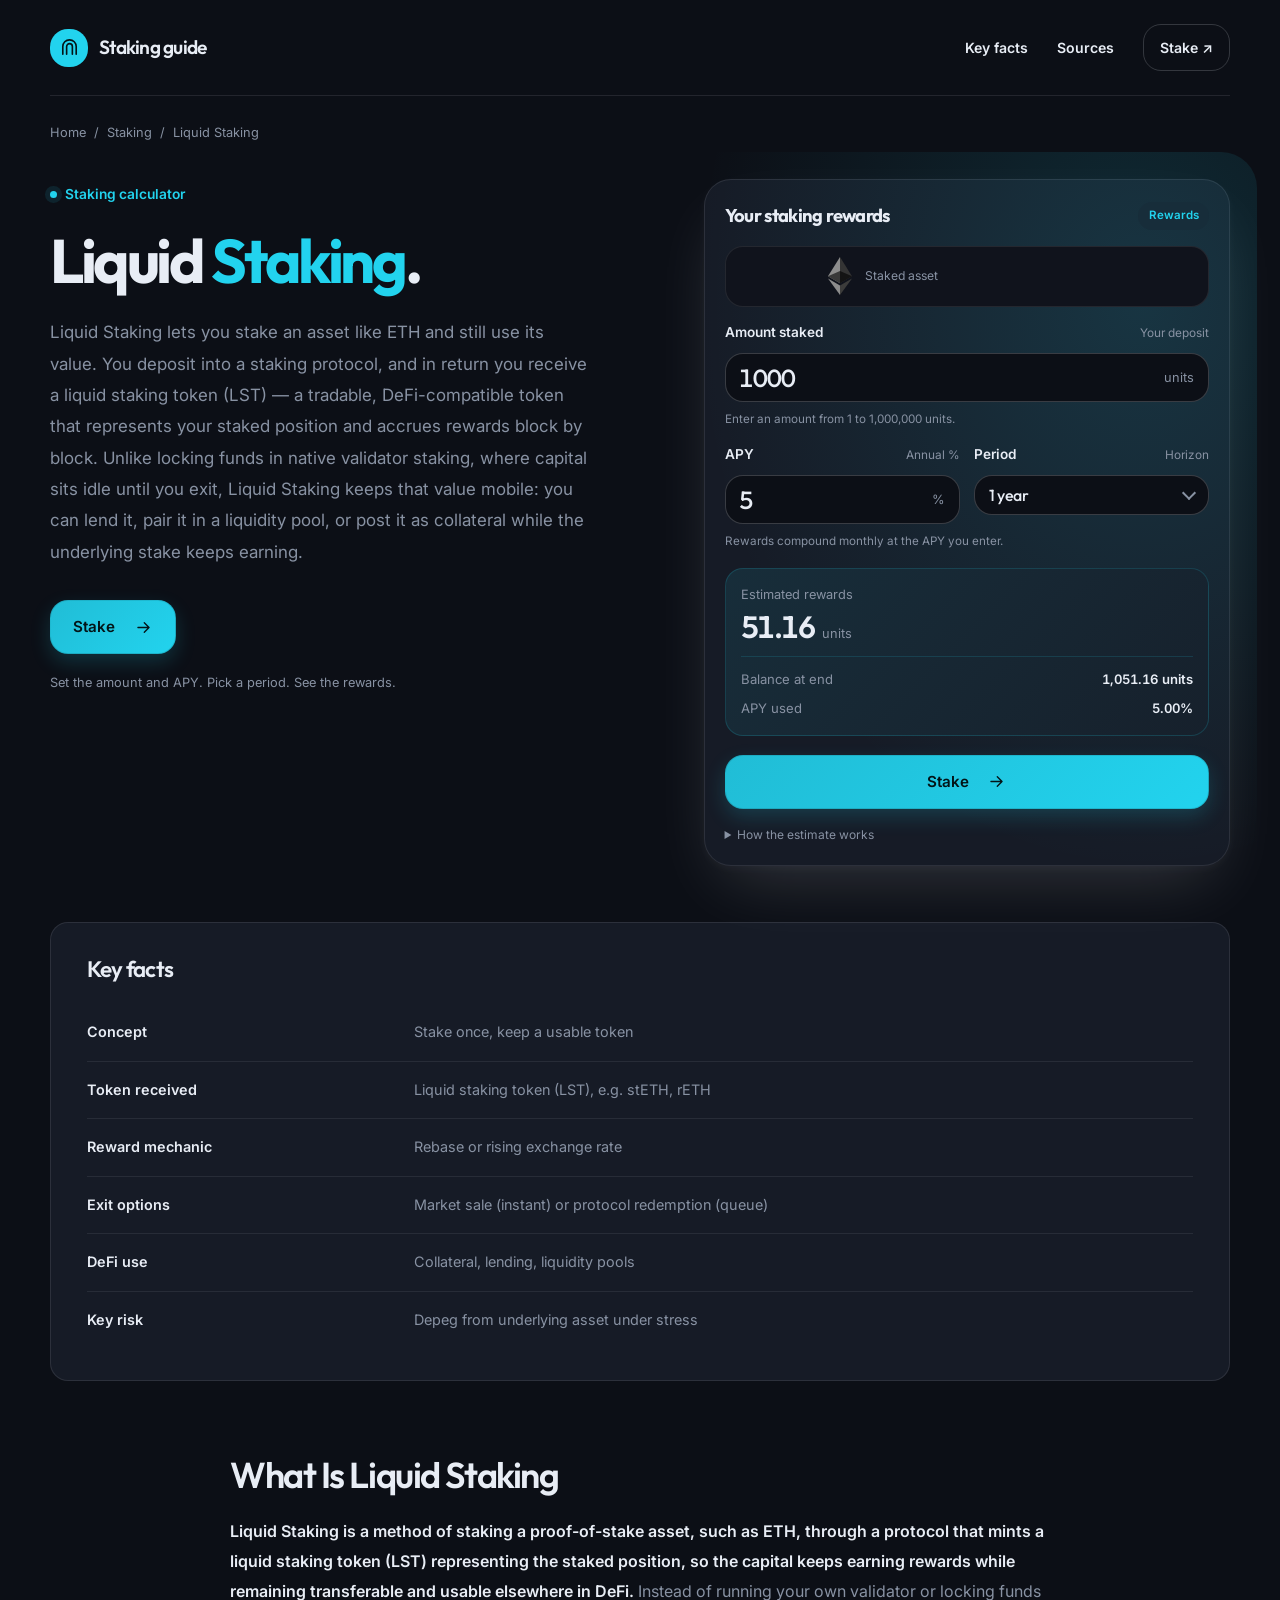
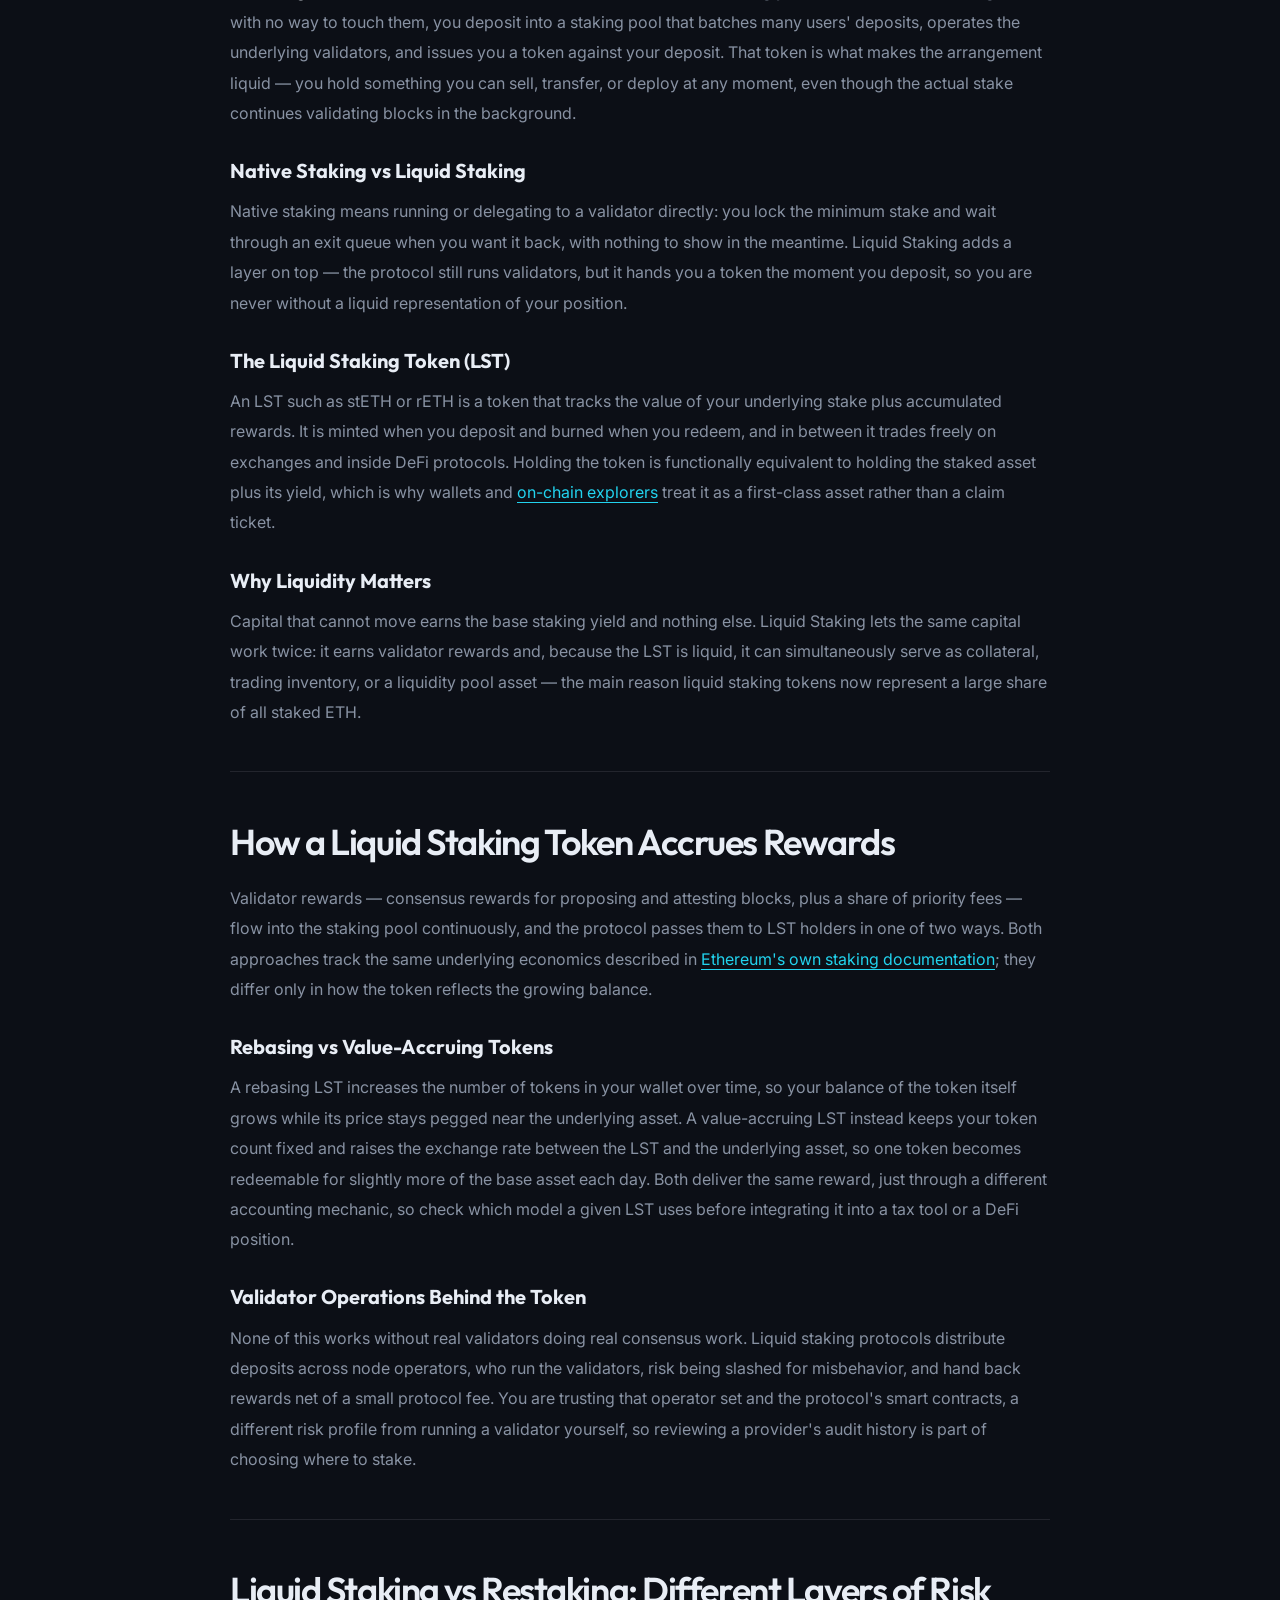
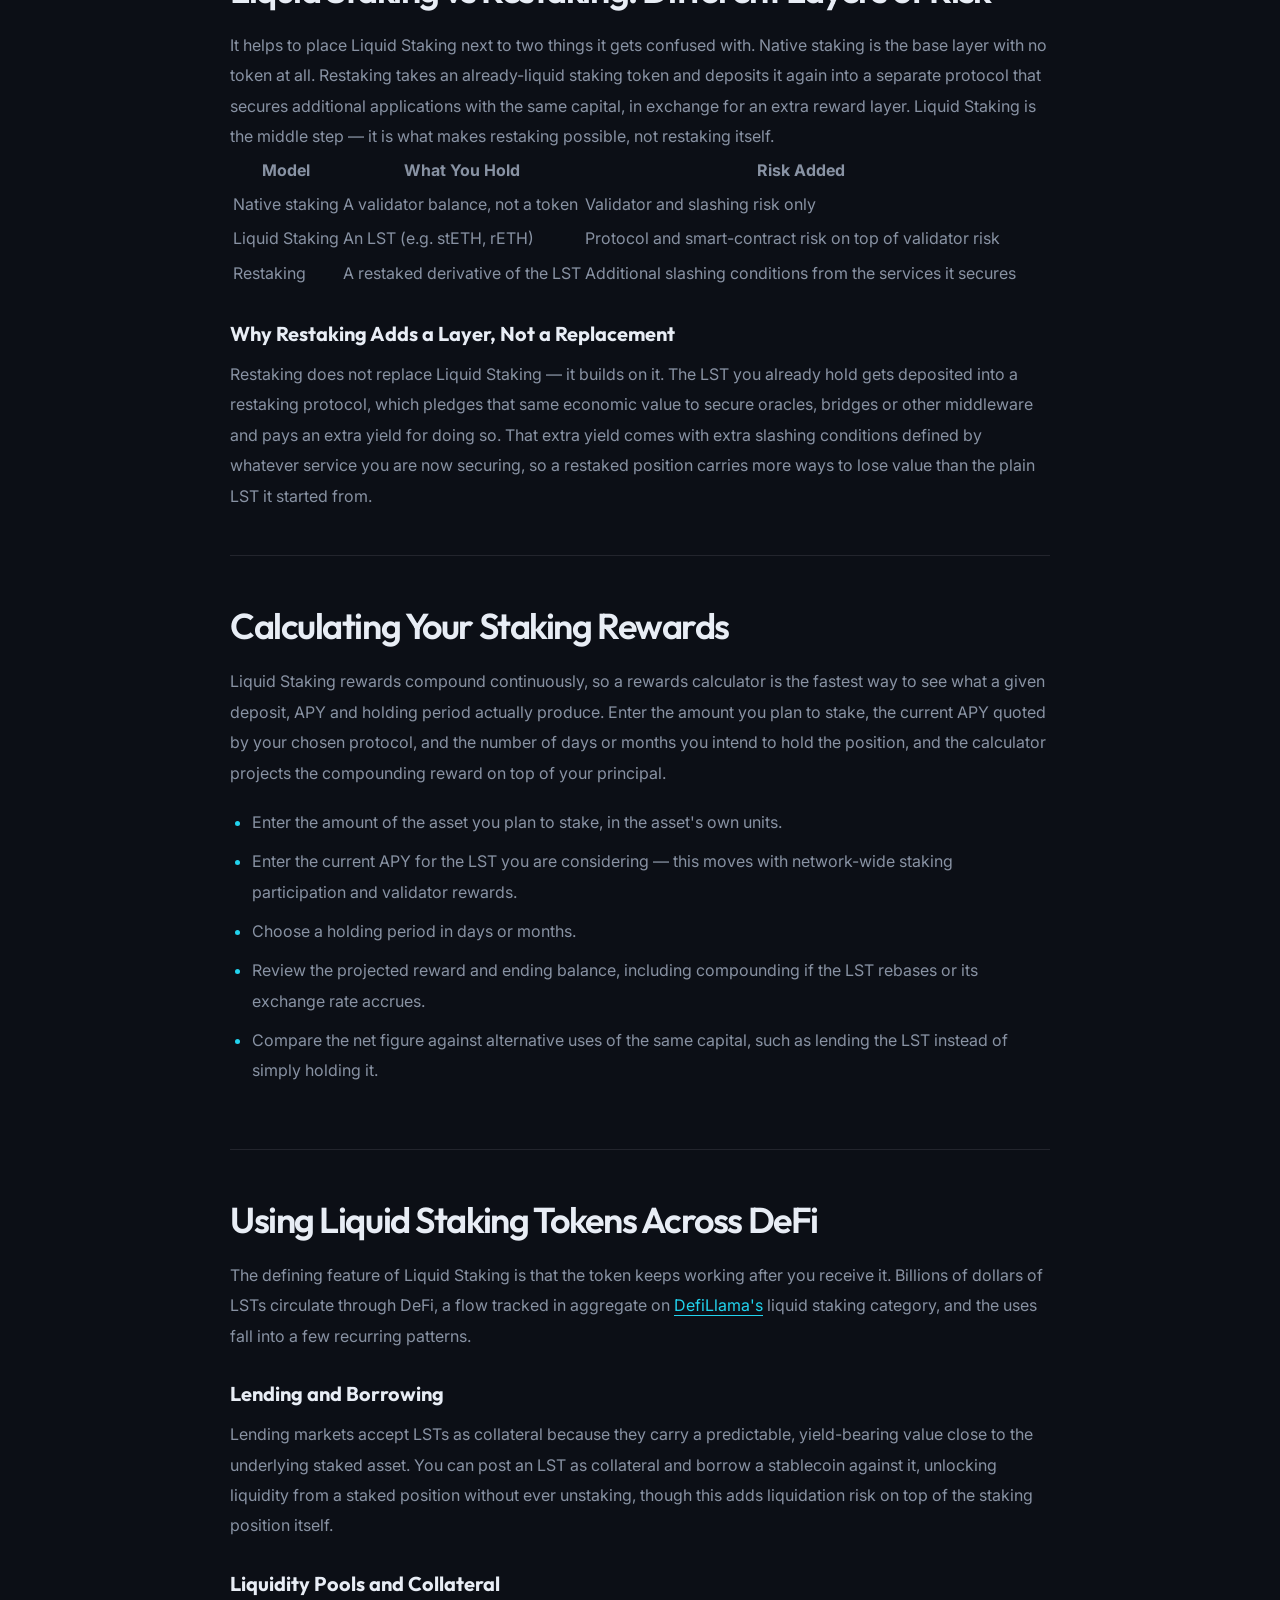
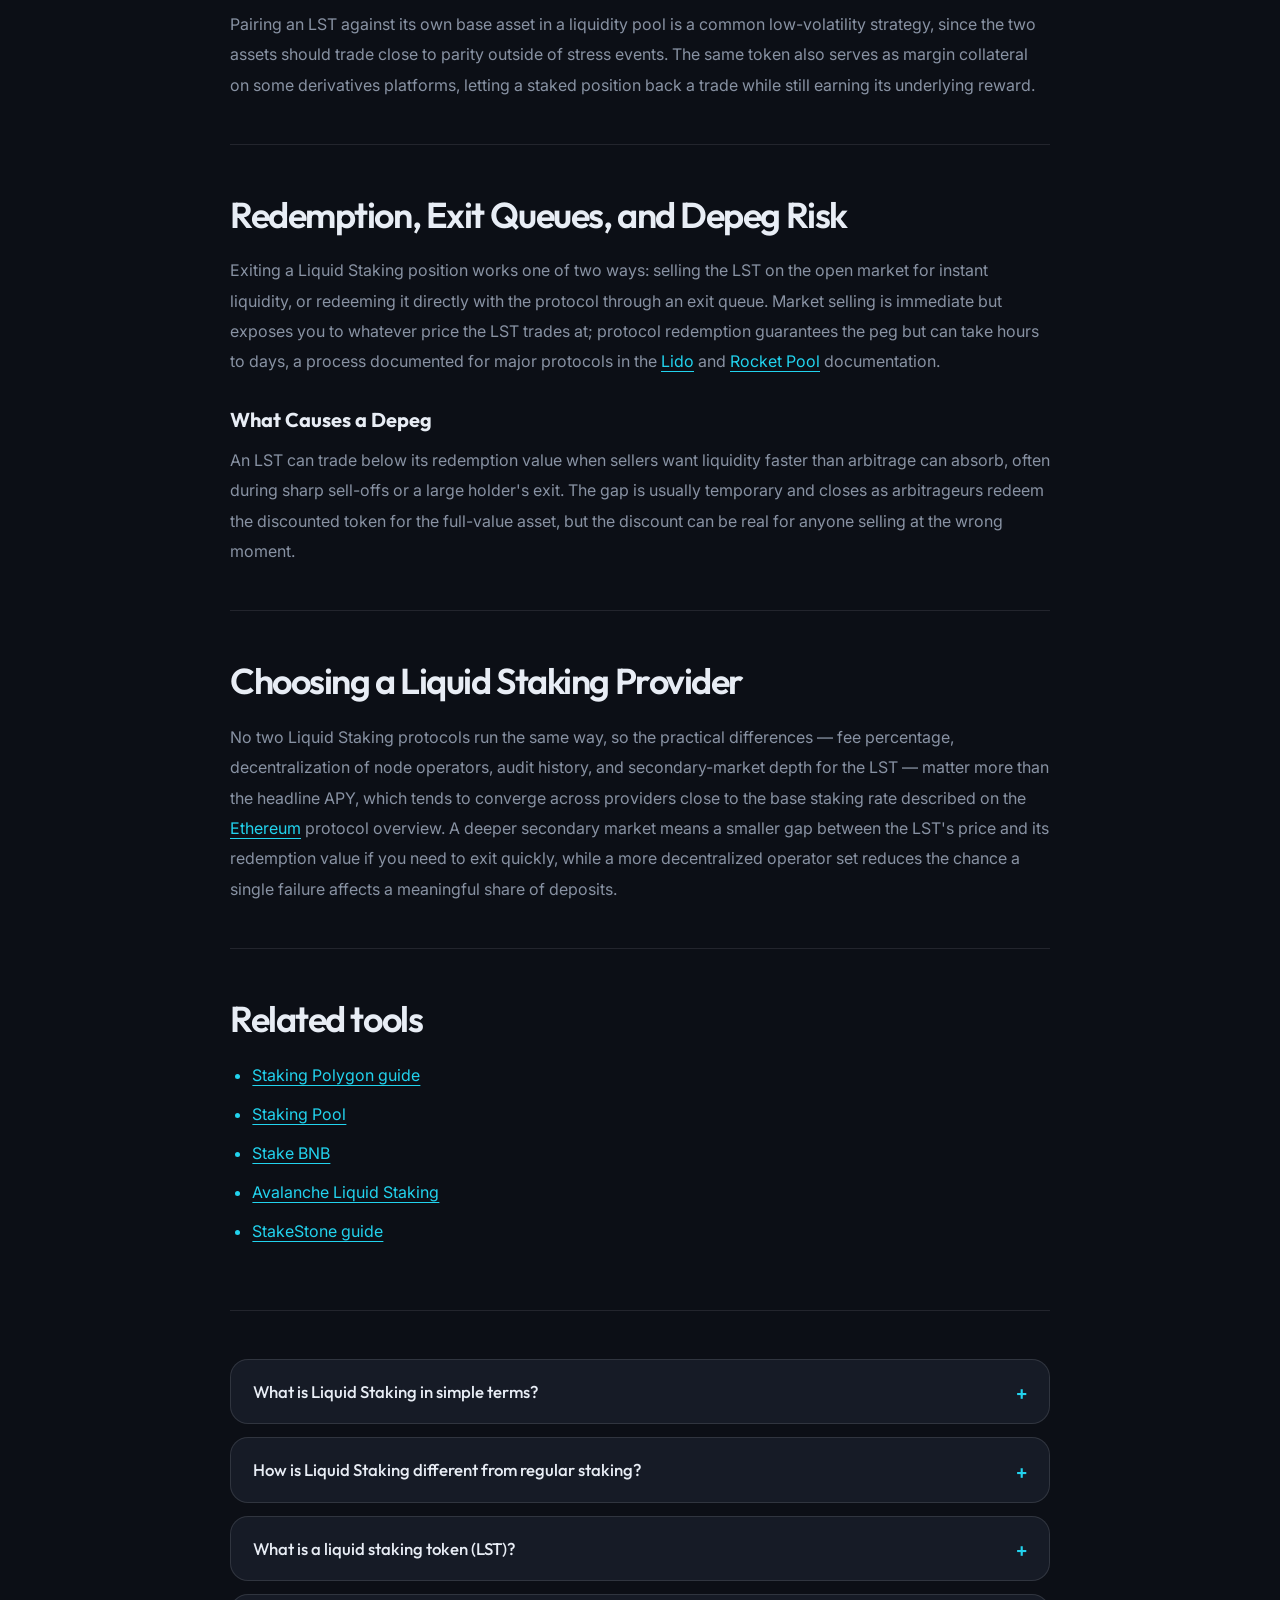
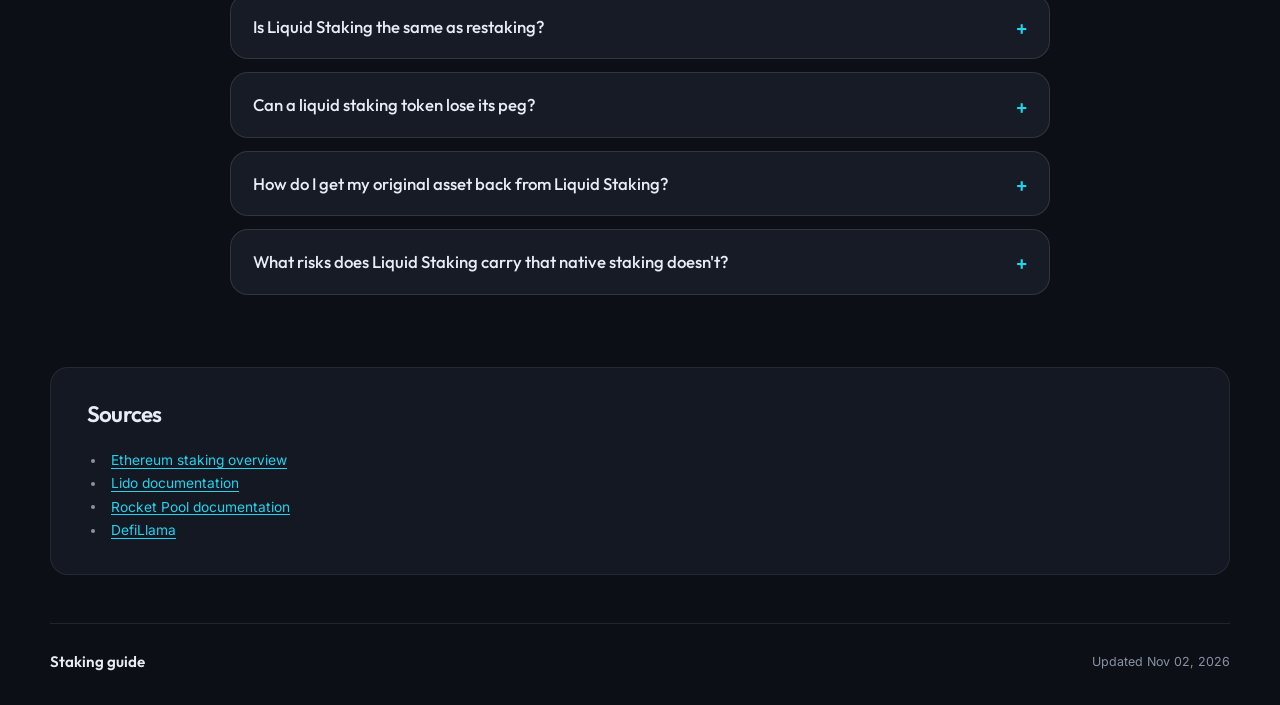
<file: index.html>
<!doctype html>
<html lang="en">
<head>
  <meta charset="utf-8">
  <meta name="viewport" content="width=device-width, initial-scale=1">
  <title>Liquid Staking — Stake and Still Use Your Capital</title>
  <meta name="description" content="Liquid Staking explained: stake ETH or another asset, receive a liquid staking token that accrues rewards, and keep using it across DeFi. Rewards calculator, risks and redemption inside.">
  <link rel="canonical" href="https://liquidstaking.github.io/">
  <meta property="og:type" content="website">
  <meta property="og:title" content="Liquid Staking">
  <meta property="og:description" content="Liquid Staking explained: stake ETH or another asset, receive a liquid staking token that accrues rewards, and keep using it across DeFi. Rewards calculator, risks and redemption inside.">
  <meta property="og:url" content="https://liquidstaking.github.io/">
  <meta property="og:image" content="https://liquidstaking.github.io/og.png">
  <meta name="twitter:card" content="summary_large_image">
  <meta name="twitter:title" content="Liquid Staking">
  <meta name="twitter:description" content="Liquid Staking explained: stake ETH or another asset, receive a liquid staking token that accrues rewards, and keep using it across DeFi. Rewards calculator, risks and redemption inside.">
  <meta name="twitter:image" content="https://liquidstaking.github.io/og.png">
<link rel="preconnect" href="https://fonts.googleapis.com"><link rel="preconnect" href="https://fonts.gstatic.com" crossorigin><link rel="stylesheet" href="https://fonts.googleapis.com/css2?family=Inter:wght@400;500;600;700&family=Outfit:wght@500;600;700&display=swap">
<script type="application/ld+json">{"@context": "https://schema.org", "@graph": [{"@type": "WebSite", "@id": "https://liquidstaking.github.io/#website", "url": "https://liquidstaking.github.io/", "name": "Liquid Staking — Stake and Still Use Your Capital"}, {"@type": "WebPage", "@id": "https://liquidstaking.github.io/#webpage", "url": "https://liquidstaking.github.io/", "name": "Liquid Staking — Stake and Still Use Your Capital", "isPartOf": {"@id": "https://liquidstaking.github.io/#website"}, "description": "Liquid Staking explained: stake ETH or another asset, receive a liquid staking token that accrues rewards, and keep using it across DeFi. Rewards calculator, risks and redemption inside.", "datePublished": "2026-11-02", "dateModified": "2026-11-02"}, {"@type": "SoftwareApplication", "name": "Liquid Staking", "applicationCategory": "FinanceApplication", "operatingSystem": "Web", "offers": {"@type": "Offer", "price": "0", "priceCurrency": "USD"}}, {"@type": "BreadcrumbList", "itemListElement": [{"@type": "ListItem", "position": 1, "name": "Home", "item": "https://liquidstaking.github.io/"}, {"@type": "ListItem", "position": 2, "name": "Staking"}, {"@type": "ListItem", "position": 3, "name": "Liquid Staking"}]}, {"@type": "FAQPage", "mainEntity": [{"@type": "Question", "name": "What is Liquid Staking in simple terms?", "acceptedAnswer": {"@type": "Answer", "text": "Liquid Staking is staking an asset like ETH through a protocol that gives you a token back — an LST — representing your stake and its rewards, so you keep a usable, tradable asset instead of locked, idle capital."}}, {"@type": "Question", "name": "How is Liquid Staking different from regular staking?", "acceptedAnswer": {"@type": "Answer", "text": "Regular, native staking locks your asset with a validator and gives you nothing to hold until you exit. Liquid Staking mints a token the moment you deposit, so you have a liquid asset you can use elsewhere while the underlying stake keeps earning."}}, {"@type": "Question", "name": "What is a liquid staking token (LST)?", "acceptedAnswer": {"@type": "Answer", "text": "An LST is the token a Liquid Staking protocol mints against your deposit. It tracks your staked balance plus rewards, either by growing in quantity (rebasing) or by rising in exchange rate against the underlying asset, and it trades freely on its own."}}, {"@type": "Question", "name": "Is Liquid Staking the same as restaking?", "acceptedAnswer": {"@type": "Answer", "text": "No. Liquid Staking produces the token; restaking is a separate, optional step where that token is redeposited into another protocol to secure extra services for extra yield and extra risk."}}, {"@type": "Question", "name": "Can a liquid staking token lose its peg?", "acceptedAnswer": {"@type": "Answer", "text": "Yes. An LST can trade below its redemption value during heavy selling or when a large holder exits quickly, since market demand for liquidity can outpace arbitrage. The gap is usually temporary but is a real risk for anyone selling during the dip."}}, {"@type": "Question", "name": "How do I get my original asset back from Liquid Staking?", "acceptedAnswer": {"@type": "Answer", "text": "You can sell the LST on the open market for instant liquidity, or redeem it directly with the protocol through an exit queue that releases the underlying asset once validators are unwound, which can take hours to days."}}, {"@type": "Question", "name": "What risks does Liquid Staking carry that native staking doesn't?", "acceptedAnswer": {"@type": "Answer", "text": "Liquid Staking adds smart-contract and protocol risk on top of ordinary validator and slashing risk, since you are trusting the staking protocol's code and its node-operator set, not just a single validator."}}]}]}</script>
  <style>
    :root{--bg:#0C0F16;--surface:#161B26;--text:#E8EDF5;--muted:#8892A3;--accent:#22D3EE;--accent-ink:#031417;--radius:18px;--display:"Outfit";--body:"Inter"}
    *{box-sizing:border-box}
    html{scroll-behavior:smooth;scroll-padding-top:2rem}
    body{margin:0;background:var(--bg);color:var(--text);font:400 1rem/1.7 var(--body);-webkit-font-smoothing:antialiased}
    a{color:var(--accent);text-underline-offset:.22em}
    a:hover{text-decoration-thickness:2px}
    :focus-visible{outline:3px solid var(--accent);outline-offset:5px}
    ::selection{background:var(--accent);color:var(--accent-ink)}
    h1,h2,h3,p{margin:0}
    h1,h2,h3{font-family:var(--display);text-wrap:balance}
    svg{display:block;flex-shrink:0}
    img{max-width:100%;height:auto}
    .c1ac6e9{width:min(1180px,calc(100% - 64px));margin-inline:auto}
    .c4e9333{position:absolute;top:1rem;left:1rem;z-index:10;transform:translateY(-200%);padding:.7rem 1rem;background:var(--surface);border-radius:var(--radius)}
    .c4e9333:focus{transform:translateY(0)}
    .cefefcd{min-height:96px;display:flex;align-items:center;justify-content:space-between;gap:2rem;border-bottom:1px solid color-mix(in srgb,var(--text) 10%,transparent)}
    .cfdd3a6{display:inline-flex;align-items:center;gap:.7rem;color:var(--text);font:600 1.2rem/1 var(--display);letter-spacing:-.04em;text-decoration:none}
    .c9f2347{display:grid;place-items:center;width:38px;height:38px;background:var(--accent);color:var(--accent-ink);border-radius:var(--radius)}
    .cdd3a3a{display:flex;align-items:center;gap:1.8rem}
    .cdd3a3a>a{font-size:.88rem;font-weight:600;color:var(--text);text-decoration:none}
    .cdd3a3a>a:hover{color:var(--accent)}
    .cdd3a3a .c9166bc{padding:.65rem 1rem;border:1px solid color-mix(in srgb,var(--text) 18%,transparent);border-radius:var(--radius)}
    .ceb1565{padding-top:1.6rem;font-size:.8rem;color:var(--muted)}
    .c968d8a{display:flex;flex-wrap:wrap;align-items:center;gap:.5rem;color:var(--muted)}
    ol.c968d8a,ul.c968d8a,.c968d8a ol,.c968d8a ul{list-style:none;padding:0;margin:0;display:flex;flex-wrap:wrap;gap:.5rem}
    .c968d8a a{color:var(--muted);text-decoration:none}
    .c968d8a a:hover{color:var(--accent)}
    .c968d8a [aria-current]{color:var(--text)}
    .c68eca0{position:relative;display:grid;grid-template-columns:minmax(0,1.12fr) minmax(0,1fr);align-items:start;gap:clamp(1.75rem,5vw,4rem);padding-block:2.25rem 3.5rem}
    .cbab356{display:inline-flex;align-items:center;gap:.5rem;margin-bottom:1.35rem;color:var(--accent);font-size:.86rem;font-weight:600}
    .cbab356::before{content:"";width:7px;height:7px;border-radius:50%;background:var(--accent);box-shadow:0 0 0 5px color-mix(in srgb,var(--accent) 10%,transparent)}
    h1{font-size:clamp(2.5rem,4.8vw,4.7rem);line-height:1.06;letter-spacing:-.055em;overflow-wrap:anywhere}
    h1 em{color:var(--accent);font-style:normal}
    .cd98579{margin-top:1.5rem;max-width:49ch;font-size:1.06rem;line-height:1.85;color:var(--muted)}
    .cf938ba{display:inline-flex;justify-content:center;align-items:center;gap:1.15rem;min-height:54px;padding:.9rem 1.4rem;border:1px solid color-mix(in srgb,var(--accent-ink) 12%,transparent);border-radius:var(--radius);background:linear-gradient(135deg,color-mix(in srgb,var(--accent) 88%,var(--surface)),var(--accent));box-shadow:0 8px 20px color-mix(in srgb,var(--accent) 18%,transparent);color:var(--accent-ink);font:600 .95rem/1.4 var(--body);text-decoration:none;transition:transform .2s,box-shadow .2s}
    .cf938ba:hover{transform:translateY(-2px);box-shadow:0 12px 26px color-mix(in srgb,var(--accent) 26%,transparent)}
    .c686e4f>.cf938ba{margin-top:2rem}
    .c7b259c{margin-top:1.1rem;color:var(--muted);font-size:.8rem}
    .ceab462{position:relative;isolation:isolate;min-width:0;padding:1.25rem;background:var(--surface);border:1px solid color-mix(in srgb,var(--text) 10%,transparent);border-radius:calc(var(--radius) * 1.5);box-shadow:0 28px 70px -20px color-mix(in srgb,var(--text) 19%,transparent),0 3px 10px color-mix(in srgb,var(--text) 4%,transparent)}
    .ceab462::before{content:"";position:absolute;inset:-28px;z-index:-1;pointer-events:none;background:radial-gradient(ellipse at 80% 20%,color-mix(in srgb,var(--accent) 14%,transparent),transparent 68%);border-radius:calc(var(--radius) * 2)}
    .ccfdeaf{display:flex;justify-content:space-between;align-items:center;gap:1rem;margin-bottom:.9rem}
    .ccfdeaf h2{font-size:1.15rem;letter-spacing:-.035em}
    .c15f313{padding:.25rem .65rem;border-radius:var(--radius);background:color-mix(in srgb,var(--accent) 10%,var(--surface));color:var(--accent);font-size:.72rem;font-weight:600}
    .cfba844{display:grid;grid-template-columns:minmax(0,1fr) 38px minmax(0,1fr);align-items:center;gap:.6rem;padding:.65rem .8rem;border:1px solid color-mix(in srgb,var(--text) 9%,transparent);border-radius:var(--radius);background:color-mix(in srgb,var(--bg) 65%,var(--surface))}
    .c90b693{min-width:0;display:flex;align-items:center;gap:.7rem}
    .c90b693:last-child{justify-content:flex-end}
    .cb67af2{font-size:.76rem;color:var(--muted)}
    .ca286d4{min-width:0;display:flex;align-items:center;justify-content:center;max-width:100px;min-height:38px;overflow-wrap:anywhere}
    .ca286d4 img,.ca286d4 svg{max-width:100%;max-height:38px;object-fit:contain}
    .route-arrow{display:grid;place-items:center;width:34px;height:34px;border:1px solid color-mix(in srgb,var(--text) 10%,transparent);border-radius:50%;color:var(--accent);background:var(--surface)}
    .c2d0b8f{margin-top:.9rem}
    .c06bf3c{display:flex;align-items:baseline;justify-content:space-between;gap:1rem;margin-bottom:.55rem}
    .c06bf3c label{font-size:.85rem;font-weight:600}
    .cc85320{font-size:.74rem;color:var(--muted)}
    .c55dffb{display:flex;align-items:center;gap:.8rem;padding:.55rem .85rem;border:1px solid color-mix(in srgb,var(--text) 20%,transparent);border-radius:var(--radius);background:var(--bg);transition:border-color .2s,box-shadow .2s}
    .c55dffb:focus-within{border-color:var(--accent);box-shadow:0 0 0 3px color-mix(in srgb,var(--accent) 12%,transparent)}
    .c55dffb:has([aria-invalid="true"]){border-color:var(--accent)}
    .c55dffb input{width:100%;min-width:0;padding:0;border:0;outline:none;background:var(--bg);color:var(--text);font:500 1.55rem/1.2 var(--display);letter-spacing:-.04em;font-variant-numeric:tabular-nums}
    .c55dffb input::placeholder{color:var(--muted)}
    .c55dffb>span{font-size:.8rem;color:var(--muted)}
    .cfcf7b4{min-height:1.4em;margin-top:.5rem;font-size:.73rem;color:var(--muted)}
    .c9033d8{display:grid;grid-template-columns:1fr 1fr;gap:.9rem;margin-top:.8rem}
    .c9033d8 .c2d0b8f{margin-top:0}
    .cb683a6{position:relative}
    .cb683a6::after{content:"";position:absolute;right:.95rem;top:50%;width:.5rem;height:.5rem;border-right:2px solid var(--muted);border-bottom:2px solid var(--muted);transform:translateY(-70%) rotate(45deg);pointer-events:none}
    .c04b590{width:100%;padding:.55rem 2rem .55rem .85rem;border:1px solid color-mix(in srgb,var(--text) 20%,transparent);border-radius:var(--radius);background:var(--bg);color:var(--text);font:500 1rem/1.3 var(--display);letter-spacing:-.02em;appearance:none;-webkit-appearance:none;cursor:pointer}
    .c04b590:focus-visible{border-color:var(--accent);outline:none;box-shadow:0 0 0 3px color-mix(in srgb,var(--accent) 12%,transparent)}
    .ce4ea54{margin-top:1rem;padding:.95rem;border:1px solid color-mix(in srgb,var(--accent) 17%,transparent);border-radius:var(--radius);background:linear-gradient(135deg,color-mix(in srgb,var(--accent) 10%,var(--surface)),color-mix(in srgb,var(--accent) 3%,var(--surface)))}
    .cdf077c{font-size:.8rem;color:var(--muted)}
    .c4c2dd3{display:flex;align-items:baseline;flex-wrap:wrap;gap:.5rem;margin:.2rem 0 .7rem}
    .c4c2dd3 output{font:600 clamp(1.5rem,2.4vw,2.05rem)/1.15 var(--display);letter-spacing:-.05em;font-variant-numeric:tabular-nums;overflow-wrap:anywhere}
    .c4c2dd3 span{font-size:.8rem;color:var(--muted)}
    .caab8a6{display:grid;gap:.4rem;margin:0;padding-top:.7rem;border-top:1px solid color-mix(in srgb,var(--accent) 14%,transparent);font-size:.82rem}
    .caab8a6>div{display:flex;justify-content:space-between;gap:1rem}
    .caab8a6 dt{color:var(--muted)}
    .caab8a6 dd{margin:0;font-weight:600;text-align:right;font-variant-numeric:tabular-nums}
    .ceab462>.cf938ba{width:100%;margin-top:1.2rem}
    .c486a05{margin-top:1rem;font-size:.75rem;color:var(--muted)}
    .c486a05 summary{cursor:pointer;width:fit-content;text-underline-offset:.2em}
    .c486a05 summary:hover{color:var(--accent)}
    .c486a05 p{margin-top:.55rem;line-height:1.7}
    .c6ba683{padding:2rem 2.25rem;border:1px solid color-mix(in srgb,var(--text) 10%,transparent);border-radius:var(--radius);background:var(--surface)}
    .c3e8208{font:600 1.4rem/1.3 var(--display);letter-spacing:-.035em;margin-bottom:1.25rem}
    .caae6ae{overflow-x:auto}
    .c251c4d{width:100%;border-collapse:collapse;text-align:left;font-size:.9rem}
    .c251c4d caption{text-align:left;margin-bottom:1rem;color:var(--muted)}
    .c251c4d th,.c251c4d td{padding:1rem 1.2rem;border-bottom:1px solid color-mix(in srgb,var(--text) 8%,transparent);vertical-align:top}
    .c251c4d th:first-child,.c251c4d td:first-child{padding-left:0}
    .c251c4d th:last-child,.c251c4d td:last-child{padding-right:0}
    .c251c4d th{font-weight:600;color:var(--text)}
    .c251c4d td{color:var(--muted)}
    .c251c4d tbody tr:last-child>*{border-bottom:0}
    .c251c4d thead{background:color-mix(in srgb,var(--accent) 5%,var(--surface))}
    .c6c6bc5{max-width:820px;margin:4.5rem auto}
    .cbc1961{margin-block:0 3rem;padding-bottom:2.75rem;border-bottom:1px solid color-mix(in srgb,var(--text) 10%,transparent)}
    .c61df2e{margin:0 0 1.2rem;font:600 clamp(1.65rem,3vw,2.25rem)/1.2 var(--display);letter-spacing:-.04em}
    .ceed6bc{color:var(--muted);line-height:1.9;overflow-wrap:anywhere}
    .ceed6bc p+p{margin-top:1.1rem}
    .ceed6bc h3{margin:1.8rem 0 .7rem;font-size:1.25rem;line-height:1.4;color:var(--text)}
    .ceed6bc strong{color:var(--text);font-weight:600}
    .ceed6bc ul,.ceed6bc ol{padding-left:1.4rem;margin-block:1.2rem}
    .ceed6bc li+li{margin-top:.55rem}
    .ceed6bc li::marker{color:var(--accent)}
    .ceed6bc blockquote{margin:1.5rem 0;padding:1rem 1.4rem;border-left:3px solid var(--accent);border-radius:0 var(--radius) var(--radius) 0;background:color-mix(in srgb,var(--accent) 6%,var(--surface));color:var(--text)}
    .cd42f7b{margin-block:.8rem;border:1px solid color-mix(in srgb,var(--text) 12%,transparent);border-radius:var(--radius);background:var(--surface);overflow:hidden}
    .cb110cd{position:relative;cursor:pointer;padding:1.2rem 3.3rem 1.2rem 1.35rem;list-style:none;font:500 1.05rem/1.5 var(--display);color:var(--text)}
    .cb110cd::-webkit-details-marker{display:none}
    .cb110cd::after{content:"+";position:absolute;right:1.35rem;top:1.15rem;color:var(--accent);font-size:1.3rem}
    .cd42f7b[open]>.cb110cd::after{content:"−"}
    .cd42f7b[open]{border-color:color-mix(in srgb,var(--accent) 35%,transparent)}
    .cb110cd:focus-visible{outline-offset:-5px;border-radius:var(--radius)}
    .c3706c3{padding:0 1.35rem 1.35rem;color:var(--muted);font-size:.95rem;line-height:1.85;overflow-wrap:anywhere}
    .c3706c3 p+p{margin-top:.8rem}
    .ca273ce{padding:2rem 2.25rem;border-radius:var(--radius);background:color-mix(in srgb,var(--surface) 75%,var(--bg));border:1px solid color-mix(in srgb,var(--text) 8%,transparent)}
    .c3d8870{margin:0;padding-left:1.2rem;color:var(--muted);font-size:.86rem}
    .ca3e22b{padding:.35rem 0 .35rem .3rem;overflow-wrap:anywhere}
    .ca3e22b::marker{color:var(--muted)}
    .ca3e22b a{color:var(--text);text-decoration-color:color-mix(in srgb,var(--accent) 45%,transparent)}
    .ca3e22b a:hover{color:var(--accent)}
    .c7ab05f{display:flex;justify-content:space-between;align-items:center;flex-wrap:wrap;gap:1rem;margin-top:3rem;padding-block:1.7rem 2rem;border-top:1px solid color-mix(in srgb,var(--text) 10%,transparent);color:var(--muted);font-size:.78rem}
    .c45307f{font:600 .95rem/1.4 var(--display);color:var(--text)}
    @media(min-width:1400px){.c68eca0{padding-block:2.75rem 4rem}}
    @media(max-width:900px){.c68eca0{gap:2rem;grid-template-columns:minmax(0,1fr) minmax(0,1fr)}.ceab462{padding:1.25rem}.cfba844{padding:.8rem}.c90b693{flex-direction:column;gap:.25rem}.c90b693:last-child{flex-direction:column-reverse}h1{font-size:clamp(2.5rem,5.5vw,4rem)}}
    @media(max-width:720px){.c1ac6e9{width:calc(100% - 40px)}.cefefcd{min-height:78px;gap:1rem}.cdd3a3a{gap:1rem}.cdd3a3a>.cf0d784{display:none}.c68eca0{grid-template-columns:minmax(0,1fr);padding-block:2.75rem 3rem;gap:2.5rem}.c686e4f{max-width:560px}h1{font-size:clamp(2.6rem,9vw,4rem)}.cd98579{font-size:1rem}.ceab462{width:100%;max-width:520px;justify-self:center;padding:1.5rem}.c90b693,.c90b693:last-child{flex-direction:row}.c6ba683,.ca273ce{padding:1.5rem}.c6c6bc5{margin-block:3rem}.c251c4d th,.c251c4d td{padding:.85rem .75rem}.cbc1961{margin-bottom:2rem;padding-bottom:2rem}.c7ab05f{margin-top:2rem}}
    @media(max-width:380px){.c1ac6e9{width:calc(100% - 28px)}.ceab462{padding:1rem}.cfdd3a6{font-size:1.05rem}.cdd3a3a .c9166bc{padding:.55rem .7rem}.c90b693,.c90b693:last-child{flex-direction:column}.c90b693:last-child{flex-direction:column-reverse}.c6ba683,.ca273ce{padding:1.1rem}.caab8a6{font-size:.76rem}}
    @media(prefers-reduced-motion:reduce){html{scroll-behavior:auto}*,*::before,*::after{transition:none!important}}
  </style>
</head>
<body>
  <a class="c4e9333" href="#content">Skip to content</a>
  <div class="c1ac6e9">
    <nav class="cefefcd" aria-label="Primary navigation">
      <a class="cfdd3a6" href="#" aria-label="Staking guide home">
        <span class="c9f2347" aria-hidden="true"><svg width="23" height="23" viewBox="0 0 24 24" fill="none"><path d="M5 19V11a7 7 0 0 1 14 0v8M9 19v-8a3 3 0 0 1 6 0v8" stroke="var(--accent-ink)" stroke-width="1.7" stroke-linecap="round"/></svg></span>
        Staking guide
      </a>
      <div class="cdd3a3a">
        <a class="cf0d784" href="#key-facts">Key facts</a>
        <a class="cf0d784" href="#sources">Sources</a>
        <a class="c9166bc" href="dashboard/">Stake <span aria-hidden="true">↗</span></a>
      </div>
    </nav>
    <div class="ceb1565"><nav class="c968d8a" aria-label="Breadcrumb"><a href="dashboard/">Home</a> <span>/</span> <span>Staking</span> <span>/</span> <span>Liquid Staking</span></nav></div>
    <section class="c68eca0" aria-labelledby="hero-heading">
      <div class="c686e4f">
        <span class="cbab356">Staking calculator</span>
        <h1 id="hero-heading">Liquid <em>Staking</em>.</h1>
        <p class="cd98579">Liquid Staking lets you stake an asset like ETH and still use its value. You deposit into a staking protocol, and in return you receive a liquid staking token (LST) — a tradable, DeFi-compatible token that represents your staked position and accrues rewards block by block. Unlike locking funds in native validator staking, where capital sits idle until you exit, Liquid Staking keeps that value mobile: you can lend it, pair it in a liquidity pool, or post it as collateral while the underlying stake keeps earning.</p>
        <a class="cf938ba" href="dashboard/">Stake <svg aria-hidden="true" width="19" height="19" viewBox="0 0 24 24" fill="none"><path d="M5 12h14m-6-6 6 6-6 6" stroke="var(--accent-ink)" stroke-width="1.7" stroke-linecap="round" stroke-linejoin="round"/></svg></a>
        <p class="c7b259c">Set the amount and APY. Pick a period. See the rewards.</p>
      </div>
      <aside class="ceab462" aria-labelledby="calculator-heading">
        <div class="ccfdeaf">
          <h2 id="calculator-heading">Your staking rewards</h2>
          <span class="c15f313">Rewards</span>
        </div>
        <div class="cfba844" aria-label="Staked asset">
          <div class="c90b693"><span class="ca286d4"><img src="assets/tokens/eth.svg" alt="Ethereum" width="28" height="28"></span><span class="cb67af2">Staked asset</span></div>
        </div>
        <div class="c2d0b8f">
          <div class="c06bf3c"><label for="amount">Amount staked</label><span class="cc85320">Your deposit</span></div>
          <div class="c55dffb"><input id="amount" type="text" inputmode="decimal" value="1000" autocomplete="off" spellcheck="false" maxlength="24" aria-describedby="amount-help" aria-invalid="false"><span>units</span></div>
          <p id="amount-help" class="cfcf7b4">Enter an amount from 1 to 1,000,000 units.</p>
        </div>
        <div class="c9033d8">
          <div class="c2d0b8f">
            <div class="c06bf3c"><label for="apy">APY</label><span class="cc85320">Annual %</span></div>
            <div class="c55dffb"><input id="apy" type="text" inputmode="decimal" value="5" autocomplete="off" spellcheck="false" maxlength="6" aria-describedby="apy-help" aria-invalid="false"><span>%</span></div>
          </div>
          <div class="c2d0b8f">
            <div class="c06bf3c"><label for="period">Period</label><span class="cc85320">Horizon</span></div>
            <div class="cb683a6"><select id="period" class="c04b590"><option value="0.0833">1 month</option><option value="0.5">6 months</option><option value="1" selected>1 year</option><option value="3">3 years</option></select></div>
          </div>
        </div>
        <p id="apy-help" class="cfcf7b4">Rewards compound monthly at the APY you enter.</p>
        <div class="ce4ea54" aria-live="polite" aria-atomic="true">
          <p class="cdf077c">Estimated rewards</p>
          <div class="c4c2dd3"><output id="received" for="amount">51.16</output><span>units</span></div>
          <dl class="caab8a6">
            <div><dt>Balance at end</dt><dd><output id="total" for="amount">1,051.16</output> units</dd></div>
            <div><dt>APY used</dt><dd><output id="apyout" for="amount">5.00%</output></dd></div>
          </dl>
        </div>
        <a class="cf938ba" href="dashboard/">Stake <svg aria-hidden="true" width="19" height="19" viewBox="0 0 24 24" fill="none"><path d="M5 12h14m-6-6 6 6-6 6" stroke="var(--accent-ink)" stroke-width="1.7" stroke-linecap="round" stroke-linejoin="round"/></svg></a>
        <details class="c486a05">
          <summary>How the estimate works</summary>
          <p>Rewards compound monthly: the balance at the end equals the amount staked times (1 + APY/12) raised to the number of months in the period, and the estimated rewards are that balance minus your deposit. The APY you enter is the annual rate; actual rates vary with the network and validator.</p>
        </details>
        <noscript><p class="cfcf7b4">Enable JavaScript to calculate a different amount.</p></noscript>
      </aside>
    </section>
    <section id="key-facts" class="c6ba683" aria-labelledby="facts-heading">
      <h2 id="facts-heading" class="c3e8208">Key facts</h2>
      <div class="caae6ae"><table class="c251c4d"><tbody><tr><th scope="row">Concept</th><td>Stake once, keep a usable token</td></tr>
<tr><th scope="row">Token received</th><td>Liquid staking token (LST), e.g. stETH, rETH</td></tr>
<tr><th scope="row">Reward mechanic</th><td>Rebase or rising exchange rate</td></tr>
<tr><th scope="row">Exit options</th><td>Market sale (instant) or protocol redemption (queue)</td></tr>
<tr><th scope="row">DeFi use</th><td>Collateral, lending, liquidity pools</td></tr>
<tr><th scope="row">Key risk</th><td>Depeg from underlying asset under stress</td></tr></tbody></table></div>
    </section>
    <main id="content" class="c6c6bc5">
      <section class="cbc1961"><h2 class="c61df2e">What Is Liquid Staking</h2><div class="ceed6bc"><strong>Liquid Staking is a method of staking a proof-of-stake asset, such as ETH, through a protocol that mints a liquid staking token (LST) representing the staked position, so the capital keeps earning rewards while remaining transferable and usable elsewhere in DeFi.</strong> Instead of running your own validator or locking funds with no way to touch them, you deposit into a staking pool that batches many users' deposits, operates the underlying validators, and issues you a token against your deposit. That token is what makes the arrangement liquid — you hold something you can sell, transfer, or deploy at any moment, even though the actual stake continues validating blocks in the background.<h3>Native Staking vs Liquid Staking</h3>Native staking means running or delegating to a validator directly: you lock the minimum stake and wait through an exit queue when you want it back, with nothing to show in the meantime. Liquid Staking adds a layer on top — the protocol still runs validators, but it hands you a token the moment you deposit, so you are never without a liquid representation of your position.<h3>The Liquid Staking Token (LST)</h3>An LST such as stETH or rETH is a token that tracks the value of your underlying stake plus accumulated rewards. It is minted when you deposit and burned when you redeem, and in between it trades freely on exchanges and inside DeFi protocols. Holding the token is functionally equivalent to holding the staked asset plus its yield, which is why wallets and <a href="https://etherscan.io/" rel="nofollow noopener" target="_blank">on-chain explorers</a> treat it as a first-class asset rather than a claim ticket.<h3>Why Liquidity Matters</h3>Capital that cannot move earns the base staking yield and nothing else. Liquid Staking lets the same capital work twice: it earns validator rewards and, because the LST is liquid, it can simultaneously serve as collateral, trading inventory, or a liquidity pool asset — the main reason liquid staking tokens now represent a large share of all staked ETH.</div></section>
<section class="cbc1961"><h2 class="c61df2e">How a Liquid Staking Token Accrues Rewards</h2><div class="ceed6bc">Validator rewards — consensus rewards for proposing and attesting blocks, plus a share of priority fees — flow into the staking pool continuously, and the protocol passes them to LST holders in one of two ways. Both approaches track the same underlying economics described in <a href="https://ethereum.org/en/staking/" rel="nofollow noopener" target="_blank">Ethereum's own staking documentation</a>; they differ only in how the token reflects the growing balance.<h3>Rebasing vs Value-Accruing Tokens</h3>A rebasing LST increases the number of tokens in your wallet over time, so your balance of the token itself grows while its price stays pegged near the underlying asset. A value-accruing LST instead keeps your token count fixed and raises the exchange rate between the LST and the underlying asset, so one token becomes redeemable for slightly more of the base asset each day. Both deliver the same reward, just through a different accounting mechanic, so check which model a given LST uses before integrating it into a tax tool or a DeFi position.<h3>Validator Operations Behind the Token</h3>None of this works without real validators doing real consensus work. Liquid staking protocols distribute deposits across node operators, who run the validators, risk being slashed for misbehavior, and hand back rewards net of a small protocol fee. You are trusting that operator set and the protocol's smart contracts, a different risk profile from running a validator yourself, so reviewing a provider's audit history is part of choosing where to stake.</div></section>
<section class="cbc1961"><h2 class="c61df2e">Liquid Staking vs Restaking: Different Layers of Risk</h2><div class="ceed6bc">It helps to place Liquid Staking next to two things it gets confused with. Native staking is the base layer with no token at all. Restaking takes an already-liquid staking token and deposits it again into a separate protocol that secures additional applications with the same capital, in exchange for an extra reward layer. Liquid Staking is the middle step — it is what makes restaking possible, not restaking itself.<table><thead><tr><th>Model</th><th>What You Hold</th><th>Risk Added</th></tr></thead><tbody><tr><td>Native staking</td><td>A validator balance, not a token</td><td>Validator and slashing risk only</td></tr><tr><td>Liquid Staking</td><td>An LST (e.g. stETH, rETH)</td><td>Protocol and smart-contract risk on top of validator risk</td></tr><tr><td>Restaking</td><td>A restaked derivative of the LST</td><td>Additional slashing conditions from the services it secures</td></tr></tbody></table><h3>Why Restaking Adds a Layer, Not a Replacement</h3>Restaking does not replace Liquid Staking — it builds on it. The LST you already hold gets deposited into a restaking protocol, which pledges that same economic value to secure oracles, bridges or other middleware and pays an extra yield for doing so. That extra yield comes with extra slashing conditions defined by whatever service you are now securing, so a restaked position carries more ways to lose value than the plain LST it started from.</div></section>
<section class="cbc1961"><h2 class="c61df2e">Calculating Your Staking Rewards</h2><div class="ceed6bc">Liquid Staking rewards compound continuously, so a rewards calculator is the fastest way to see what a given deposit, APY and holding period actually produce. Enter the amount you plan to stake, the current APY quoted by your chosen protocol, and the number of days or months you intend to hold the position, and the calculator projects the compounding reward on top of your principal.<ul><li>Enter the amount of the asset you plan to stake, in the asset's own units.</li><li>Enter the current APY for the LST you are considering — this moves with network-wide staking participation and validator rewards.</li><li>Choose a holding period in days or months.</li><li>Review the projected reward and ending balance, including compounding if the LST rebases or its exchange rate accrues.</li><li>Compare the net figure against alternative uses of the same capital, such as lending the LST instead of simply holding it.</li></ul></div></section>
<section class="cbc1961"><h2 class="c61df2e">Using Liquid Staking Tokens Across DeFi</h2><div class="ceed6bc">The defining feature of Liquid Staking is that the token keeps working after you receive it. Billions of dollars of LSTs circulate through DeFi, a flow tracked in aggregate on <a href="https://defillama.com/" rel="nofollow noopener" target="_blank">DefiLlama's</a> liquid staking category, and the uses fall into a few recurring patterns.<h3>Lending and Borrowing</h3>Lending markets accept LSTs as collateral because they carry a predictable, yield-bearing value close to the underlying staked asset. You can post an LST as collateral and borrow a stablecoin against it, unlocking liquidity from a staked position without ever unstaking, though this adds liquidation risk on top of the staking position itself.<h3>Liquidity Pools and Collateral</h3>Pairing an LST against its own base asset in a liquidity pool is a common low-volatility strategy, since the two assets should trade close to parity outside of stress events. The same token also serves as margin collateral on some derivatives platforms, letting a staked position back a trade while still earning its underlying reward.</div></section>
<section class="cbc1961"><h2 class="c61df2e">Redemption, Exit Queues, and Depeg Risk</h2><div class="ceed6bc">Exiting a Liquid Staking position works one of two ways: selling the LST on the open market for instant liquidity, or redeeming it directly with the protocol through an exit queue. Market selling is immediate but exposes you to whatever price the LST trades at; protocol redemption guarantees the peg but can take hours to days, a process documented for major protocols in the <a href="https://docs.lido.fi/" rel="nofollow noopener" target="_blank">Lido</a> and <a href="https://docs.rocketpool.net/" rel="nofollow noopener" target="_blank">Rocket Pool</a> documentation.<h3>What Causes a Depeg</h3>An LST can trade below its redemption value when sellers want liquidity faster than arbitrage can absorb, often during sharp sell-offs or a large holder's exit. The gap is usually temporary and closes as arbitrageurs redeem the discounted token for the full-value asset, but the discount can be real for anyone selling at the wrong moment.</div></section>
<section class="cbc1961"><h2 class="c61df2e">Choosing a Liquid Staking Provider</h2><div class="ceed6bc">No two Liquid Staking protocols run the same way, so the practical differences — fee percentage, decentralization of node operators, audit history, and secondary-market depth for the LST — matter more than the headline APY, which tends to converge across providers close to the base staking rate described on the <a href="https://en.wikipedia.org/wiki/Ethereum" rel="nofollow noopener" target="_blank">Ethereum</a> protocol overview. A deeper secondary market means a smaller gap between the LST's price and its redemption value if you need to exit quickly, while a more decentralized operator set reduces the chance a single failure affects a meaningful share of deposits.</div></section><section class="cbc1961 c76138c" id="related"><h2 class="c61df2e">Related tools</h2><div class="ceed6bc"><ul><li><a href="https://staking-polygon-site.github.io/">Staking Polygon guide</a></li><li><a href="https://staking-pool.github.io/">Staking Pool</a></li><li><a href="https://stake-bnb.github.io/">Stake BNB</a></li><li><a href="https://avalanche-liquid-staking.github.io/">Avalanche Liquid Staking</a></li><li><a href="https://stakestone-app.github.io/">StakeStone guide</a></li></ul></div></section>
      <details class="cd42f7b"><summary class="cb110cd">What is Liquid Staking in simple terms?</summary><div class="c3706c3">Liquid Staking is staking an asset like ETH through a protocol that gives you a token back — an LST — representing your stake and its rewards, so you keep a usable, tradable asset instead of locked, idle capital.</div></details>
<details class="cd42f7b"><summary class="cb110cd">How is Liquid Staking different from regular staking?</summary><div class="c3706c3">Regular, native staking locks your asset with a validator and gives you nothing to hold until you exit. Liquid Staking mints a token the moment you deposit, so you have a liquid asset you can use elsewhere while the underlying stake keeps earning.</div></details>
<details class="cd42f7b"><summary class="cb110cd">What is a liquid staking token (LST)?</summary><div class="c3706c3">An LST is the token a Liquid Staking protocol mints against your deposit. It tracks your staked balance plus rewards, either by growing in quantity (rebasing) or by rising in exchange rate against the underlying asset, and it trades freely on its own.</div></details>
<details class="cd42f7b"><summary class="cb110cd">Is Liquid Staking the same as restaking?</summary><div class="c3706c3">No. Liquid Staking produces the token; restaking is a separate, optional step where that token is redeposited into another protocol to secure extra services for extra yield and extra risk.</div></details>
<details class="cd42f7b"><summary class="cb110cd">Can a liquid staking token lose its peg?</summary><div class="c3706c3">Yes. An LST can trade below its redemption value during heavy selling or when a large holder exits quickly, since market demand for liquidity can outpace arbitrage. The gap is usually temporary but is a real risk for anyone selling during the dip.</div></details>
<details class="cd42f7b"><summary class="cb110cd">How do I get my original asset back from Liquid Staking?</summary><div class="c3706c3">You can sell the LST on the open market for instant liquidity, or redeem it directly with the protocol through an exit queue that releases the underlying asset once validators are unwound, which can take hours to days.</div></details>
<details class="cd42f7b"><summary class="cb110cd">What risks does Liquid Staking carry that native staking doesn't?</summary><div class="c3706c3">Liquid Staking adds smart-contract and protocol risk on top of ordinary validator and slashing risk, since you are trusting the staking protocol's code and its node-operator set, not just a single validator.</div></details>
    </main>
    <section id="sources" class="ca273ce" aria-labelledby="sources-heading">
      <h2 id="sources-heading" class="c3e8208">Sources</h2>
      <ul class="c3d8870"><li><a class="ca3e22b" href="https://ethereum.org/en/staking/" rel="nofollow noopener" target="_blank">Ethereum staking overview</a></li>
<li><a class="ca3e22b" href="https://docs.lido.fi/" rel="nofollow noopener" target="_blank">Lido documentation</a></li>
<li><a class="ca3e22b" href="https://docs.rocketpool.net/" rel="nofollow noopener" target="_blank">Rocket Pool documentation</a></li>
<li><a class="ca3e22b" href="https://defillama.com/" rel="nofollow noopener" target="_blank">DefiLlama</a></li></ul>
    </section>
    <footer class="c7ab05f">
      <span class="c45307f">Staking guide</span>
      <div>Updated Nov 02, 2026</div>
    </footer>
  </div>
  <script>
    (() => {
      const amount = document.getElementById('amount');
      const apy = document.getElementById('apy');
      const period = document.getElementById('period');
      const help = document.getElementById('amount-help');
      const received = document.getElementById('received');
      const total = document.getElementById('total');
      const apyout = document.getElementById('apyout');
      const format = new Intl.NumberFormat('en-US', { minimumFractionDigits: 2, maximumFractionDigits: 2 });
      let pending;
      function num(el, min, max) {
        const raw = el.value.trim();
        const ok = /^(?:\d+(?:[.,]\d{1,4})?|[.,]\d{1,4})$/.test(raw);
        const v = ok ? Number(raw.replace(',', '.')) : NaN;
        return (Number.isFinite(v) && v >= min && v <= max) ? v : NaN;
      }
      function calculate() {
        const value = num(amount, 1, 1000000);
        const rate = num(apy, 0, 1000);
        amount.setAttribute('aria-invalid', String(Number.isNaN(value)));
        apy.setAttribute('aria-invalid', String(Number.isNaN(rate)));
        if (Number.isNaN(value) || Number.isNaN(rate)) {
          received.textContent = '—';
          total.textContent = '—';
          apyout.textContent = '—';
          help.textContent = 'Enter an amount (1–1,000,000) and an APY (0–1,000%).';
          return;
        }
        const years = Number(period.value) || 1;
        const months = Math.max(1, Math.round(years * 12));
        const monthly = rate / 100 / 12;
        const endBalance = value * Math.pow(1 + monthly, months);
        received.textContent = format.format(endBalance - value);
        total.textContent = format.format(endBalance);
        apyout.textContent = format.format(rate) + '%';
        help.textContent = 'Enter an amount from 1 to 1,000,000 units.';
      }
      amount.addEventListener('input', () => { clearTimeout(pending); pending = setTimeout(calculate, 180); });
      apy.addEventListener('input', () => { clearTimeout(pending); pending = setTimeout(calculate, 180); });
      amount.addEventListener('blur', () => { clearTimeout(pending); calculate(); });
      apy.addEventListener('blur', () => { clearTimeout(pending); calculate(); });
      period.addEventListener('change', calculate);
      calculate();
    })();
  </script>
</body>
</html>
</file>
